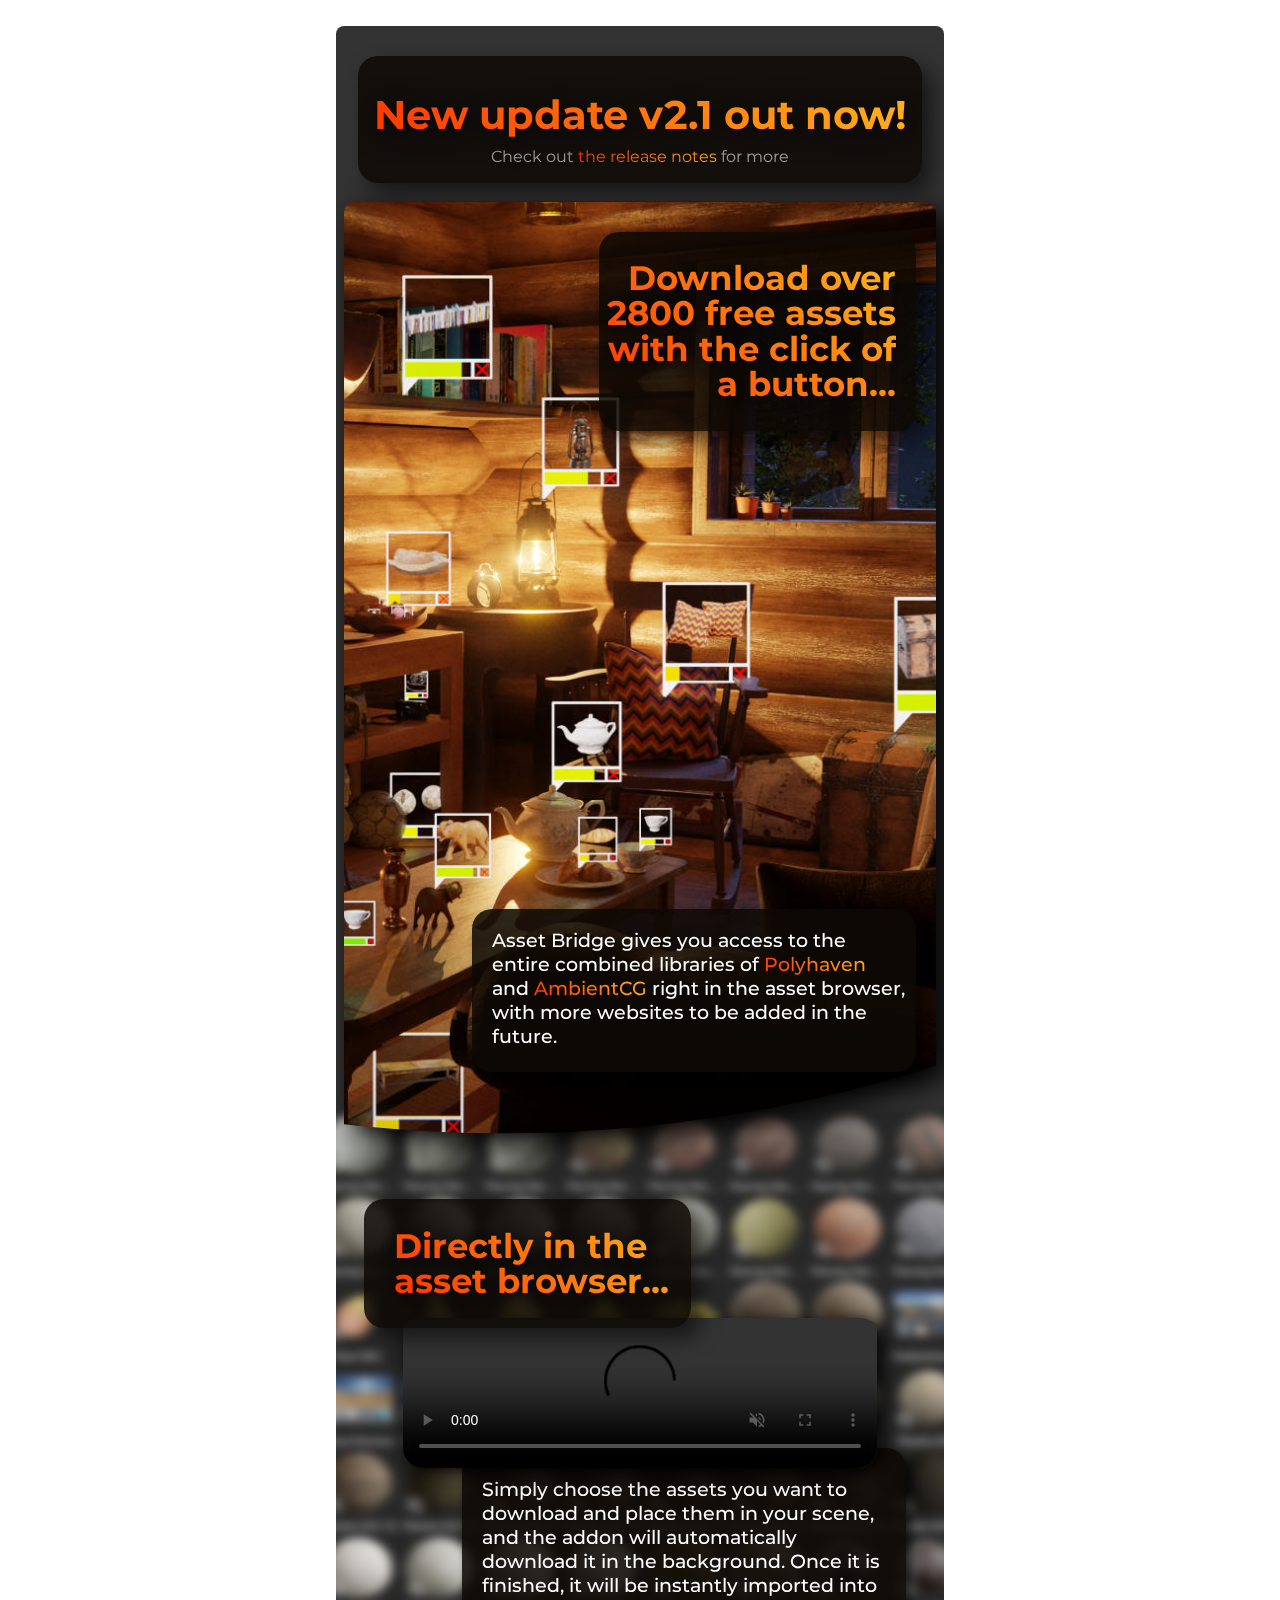
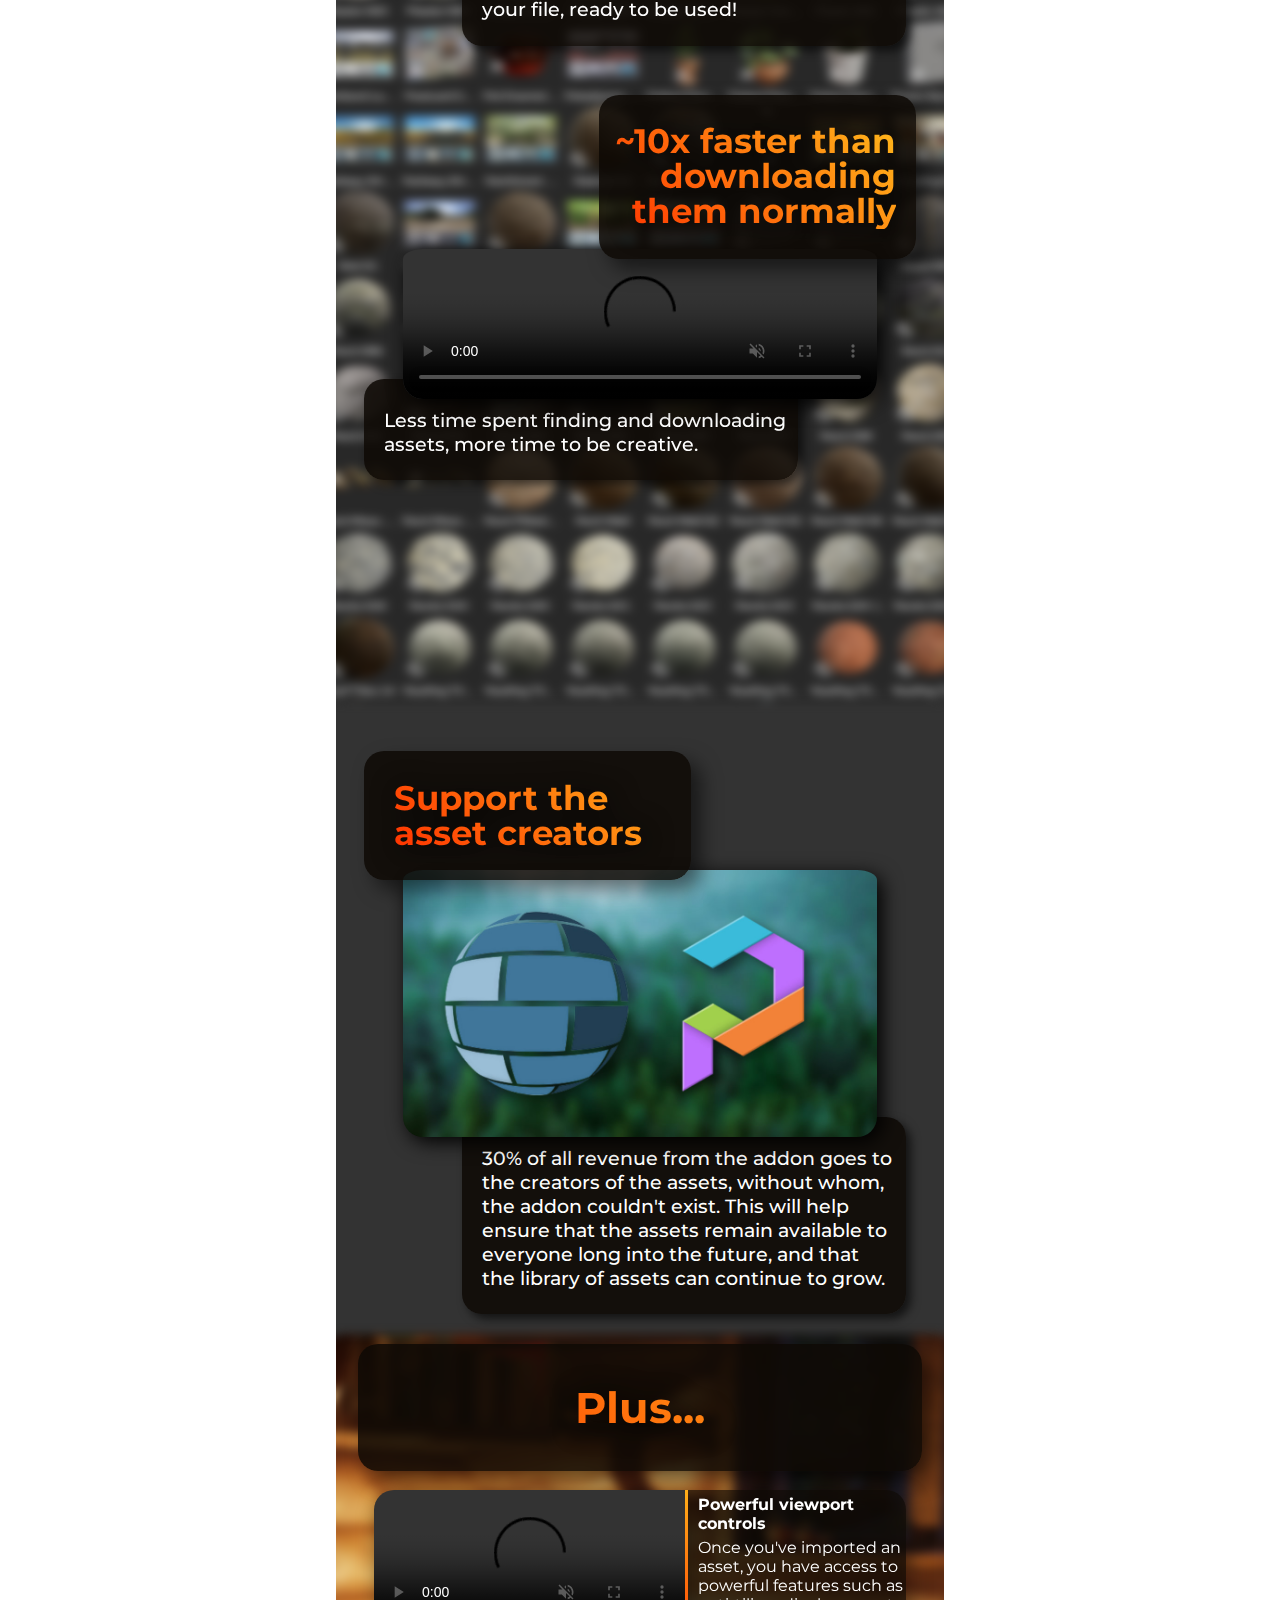
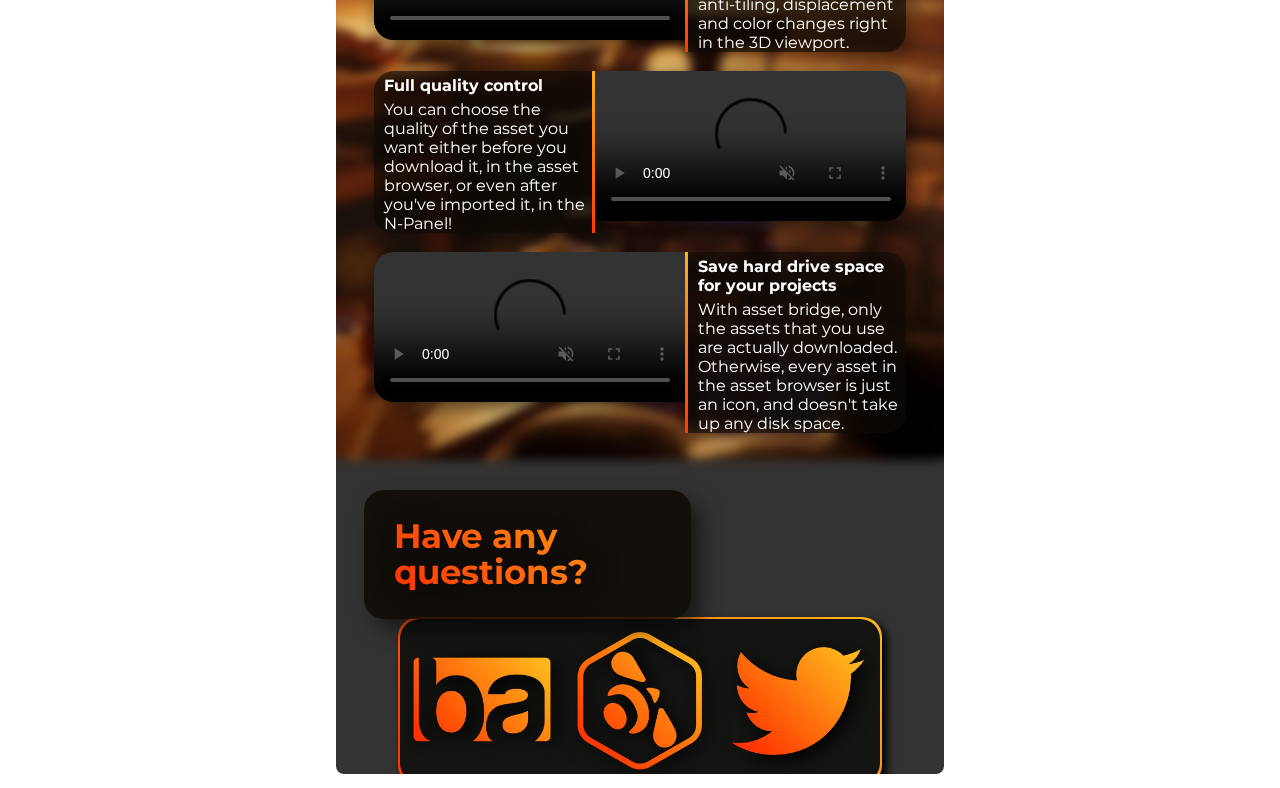
<file: bm_page_sim.html>
<html lang="en">

<head>
  <meta charset="UTF-8">
  <meta http-equiv="X-UA-Compatible" content="IE=edge">
  <meta name="viewport" content="width=device-width, initial-scale=1.0">
  <title>Asset Bridge</title>
  <style>
    body {
      width: 608px;
      margin: auto;
    }
  
  </style>
</head>

<body>
  <div
    style="position:relative;width:100%;height:0;padding-top:3900px;padding-bottom:48px;margin-top:1.6em;margin-bottom:0.9em;overflow:hidden;border-radius:8px;">
    <iframe style="position:absolute;width:100%;height:100%;top:0;left:0;border:none;padding:0;margin:0;"
      src="https://strike-digital.github.io/Asset-Bridge-BM-product-page/" allowfullscreen="allowfullscreen"> </iframe>
  </div>
</body>
</file>
